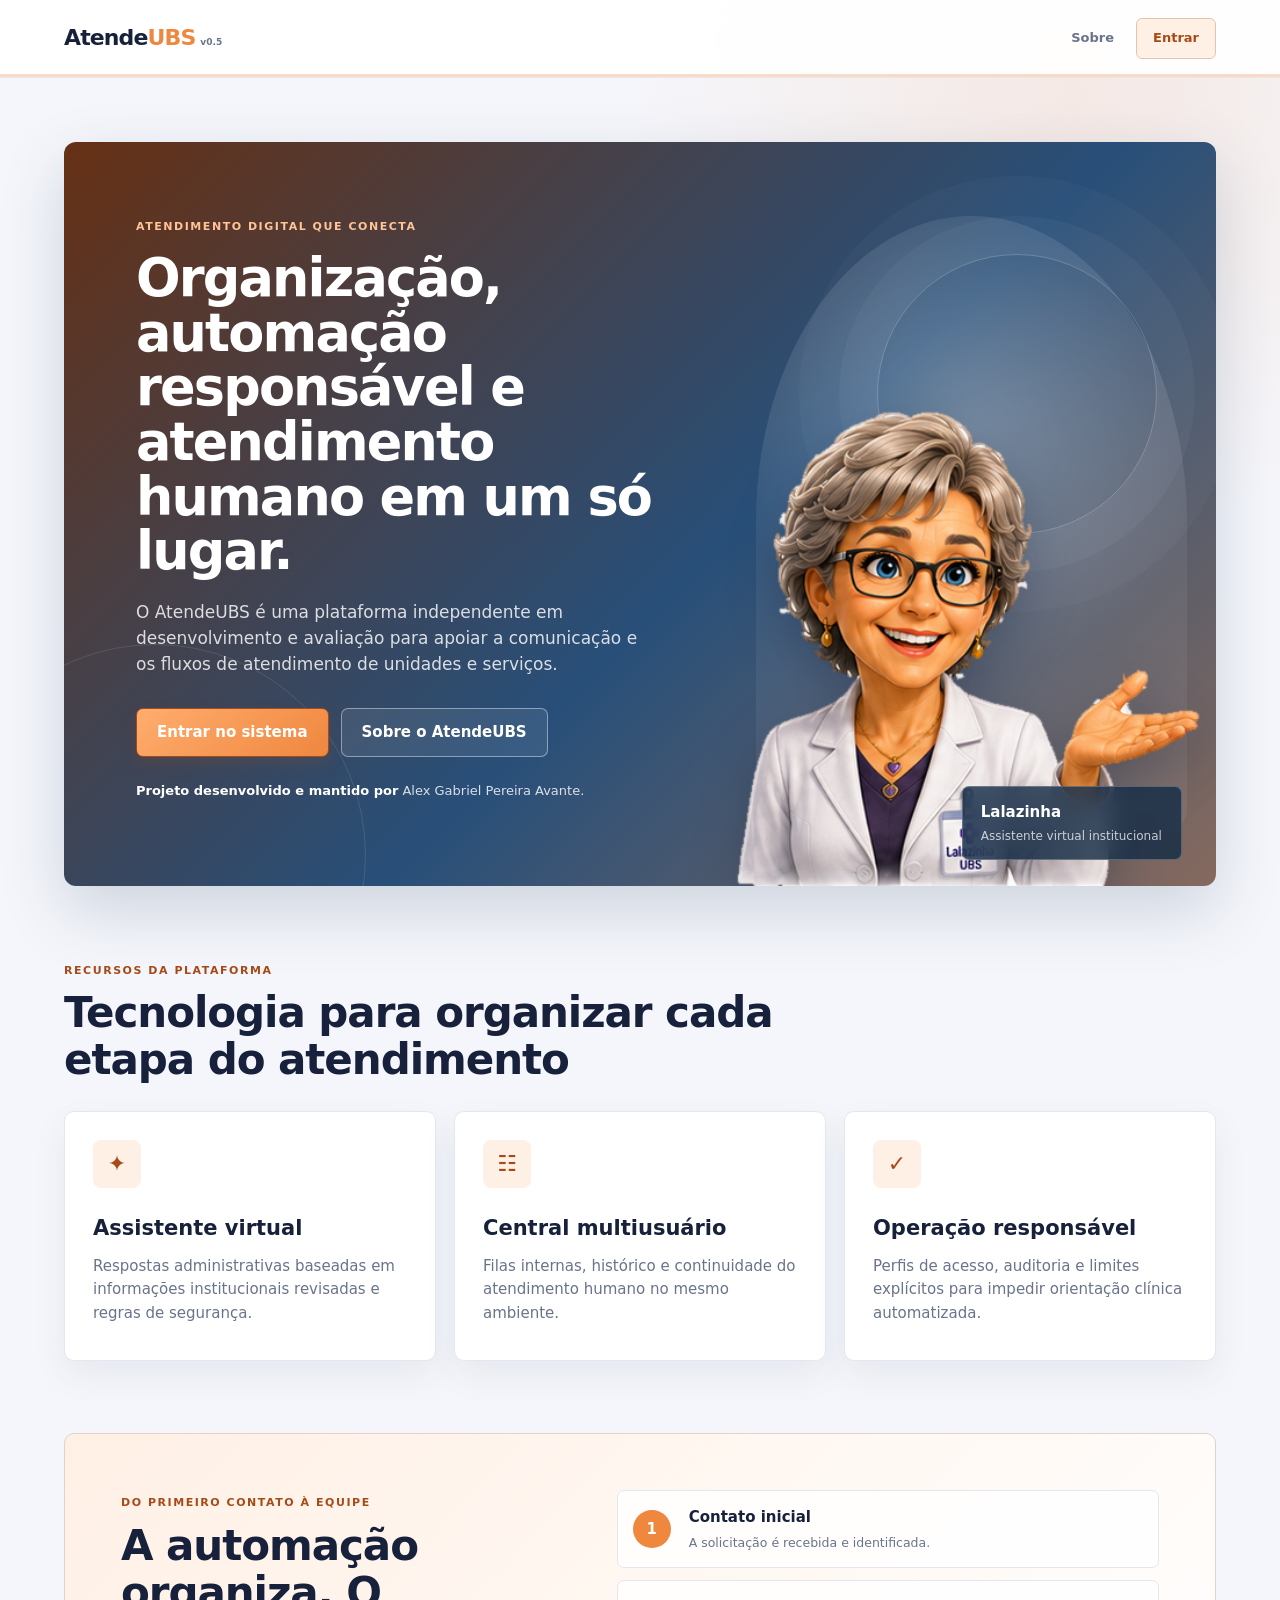
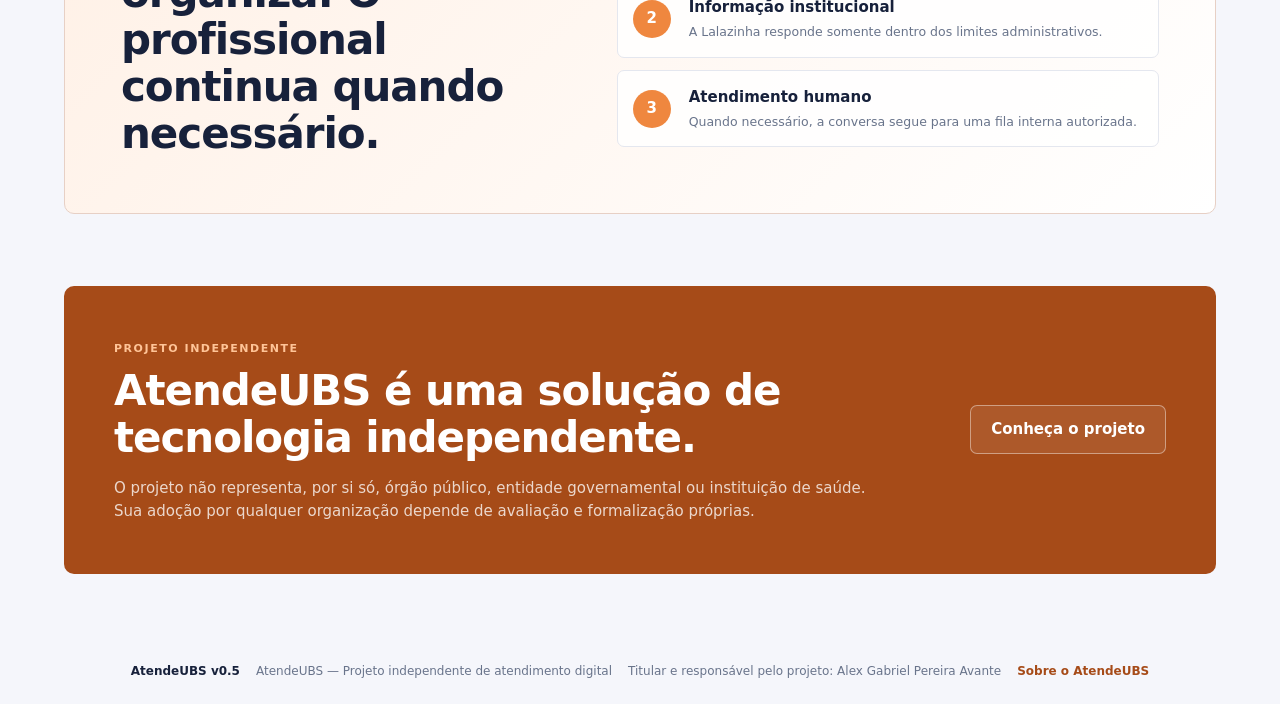
<file: index.html>
<!doctype html>
<html lang="pt-BR">
<head>
  <meta charset="utf-8">
  <meta name="viewport" content="width=device-width, initial-scale=1">
  <title>AtendeUBS | Atendimento digital organizado e humano</title>
  <meta name="description" content="Conheça o AtendeUBS, projeto independente de tecnologia desenvolvido e mantido por Alex Gabriel Pereira Avante.">
  <meta name="author" content="Alex Gabriel Pereira Avante">
  <link rel="canonical" href="https://www.atendeubs.com.br/">
  <meta property="og:title" content="AtendeUBS | Atendimento digital organizado e humano">
  <meta property="og:description" content="Projeto independente de tecnologia para organização e automação responsável de atendimentos.">
  <meta property="og:type" content="website">
  <meta property="og:url" content="https://www.atendeubs.com.br/">
  <link rel="icon" type="image/png" href="assets/lalazinha.png">
  <link rel="stylesheet" href="assets/styles.css">
  <script defer src="assets/campaign.js"></script>
</head>
<body>
  <a class="skip-link" href="#conteudo">Ir para o conteúdo principal</a>
  <header class="site-header">
    <a class="brand" href="/" aria-label="AtendeUBS — página inicial">Atende<span>UBS</span><small>v0.5</small></a>
    <nav aria-label="Navegação institucional">
      <a href="sobre.html">Sobre</a>
      <a class="login-link" href="https://api.atendeubs.com.br/login">Entrar</a>
    </nav>
  </header>

  <main id="conteudo">
    <section class="hero" aria-labelledby="hero-title">
      <div class="hero-copy">
        <span class="eyebrow">ATENDIMENTO DIGITAL QUE CONECTA</span>
        <h1 id="hero-title">Organização, automação responsável e atendimento humano em um só lugar.</h1>
        <p>O AtendeUBS é uma plataforma independente em desenvolvimento e avaliação para apoiar a comunicação e os fluxos de atendimento de unidades e serviços.</p>
        <div class="hero-actions">
          <a class="button" href="https://api.atendeubs.com.br/login">Entrar no sistema</a>
          <a class="button secondary" href="sobre.html">Sobre o AtendeUBS</a>
        </div>
        <p class="owner"><strong>Projeto desenvolvido e mantido por</strong> Alex Gabriel Pereira Avante.</p>
      </div>
      <div class="hero-visual" aria-label="Lalazinha, assistente virtual do AtendeUBS">
        <span class="orbit" aria-hidden="true"></span>
        <img src="assets/lalazinha.png" alt="Lalazinha, assistente virtual do AtendeUBS">
        <div class="assistant-card"><strong>Lalazinha</strong><span>Assistente virtual institucional</span></div>
      </div>
    </section>

    <section class="section" aria-labelledby="resources-title">
      <div class="section-heading">
        <span class="eyebrow">RECURSOS DA PLATAFORMA</span>
        <h2 id="resources-title">Tecnologia para organizar cada etapa do atendimento</h2>
      </div>
      <div class="feature-grid">
        <article class="feature-card"><span class="feature-icon" aria-hidden="true">✦</span><h3>Assistente virtual</h3><p>Respostas administrativas baseadas em informações institucionais revisadas e regras de segurança.</p></article>
        <article class="feature-card"><span class="feature-icon" aria-hidden="true">☷</span><h3>Central multiusuário</h3><p>Filas internas, histórico e continuidade do atendimento humano no mesmo ambiente.</p></article>
        <article class="feature-card"><span class="feature-icon" aria-hidden="true">✓</span><h3>Operação responsável</h3><p>Perfis de acesso, auditoria e limites explícitos para impedir orientação clínica automatizada.</p></article>
      </div>
    </section>

    <section class="flow" aria-labelledby="flow-title">
      <div><span class="eyebrow">DO PRIMEIRO CONTATO À EQUIPE</span><h2 id="flow-title">A automação organiza. O profissional continua quando necessário.</h2></div>
      <ol>
        <li><span>1</span><div><strong>Contato inicial</strong><small>A solicitação é recebida e identificada.</small></div></li>
        <li><span>2</span><div><strong>Informação institucional</strong><small>A Lalazinha responde somente dentro dos limites administrativos.</small></div></li>
        <li><span>3</span><div><strong>Atendimento humano</strong><small>Quando necessário, a conversa segue para uma fila interna autorizada.</small></div></li>
      </ol>
    </section>

    <section class="independence" aria-labelledby="independence-title">
      <div><span class="eyebrow">PROJETO INDEPENDENTE</span><h2 id="independence-title">AtendeUBS é uma solução de tecnologia independente.</h2><p>O projeto não representa, por si só, órgão público, entidade governamental ou instituição de saúde. Sua adoção por qualquer organização depende de avaliação e formalização próprias.</p></div>
      <a class="button secondary" href="sobre.html">Conheça o projeto</a>
    </section>
  </main>

  <footer>
    <strong>AtendeUBS v0.5</strong>
    <span>AtendeUBS — Projeto independente de atendimento digital</span>
    <span>Titular e responsável pelo projeto: Alex Gabriel Pereira Avante</span>
    <a href="sobre.html">Sobre o AtendeUBS</a>
  </footer>
</body>
</html>
</file>
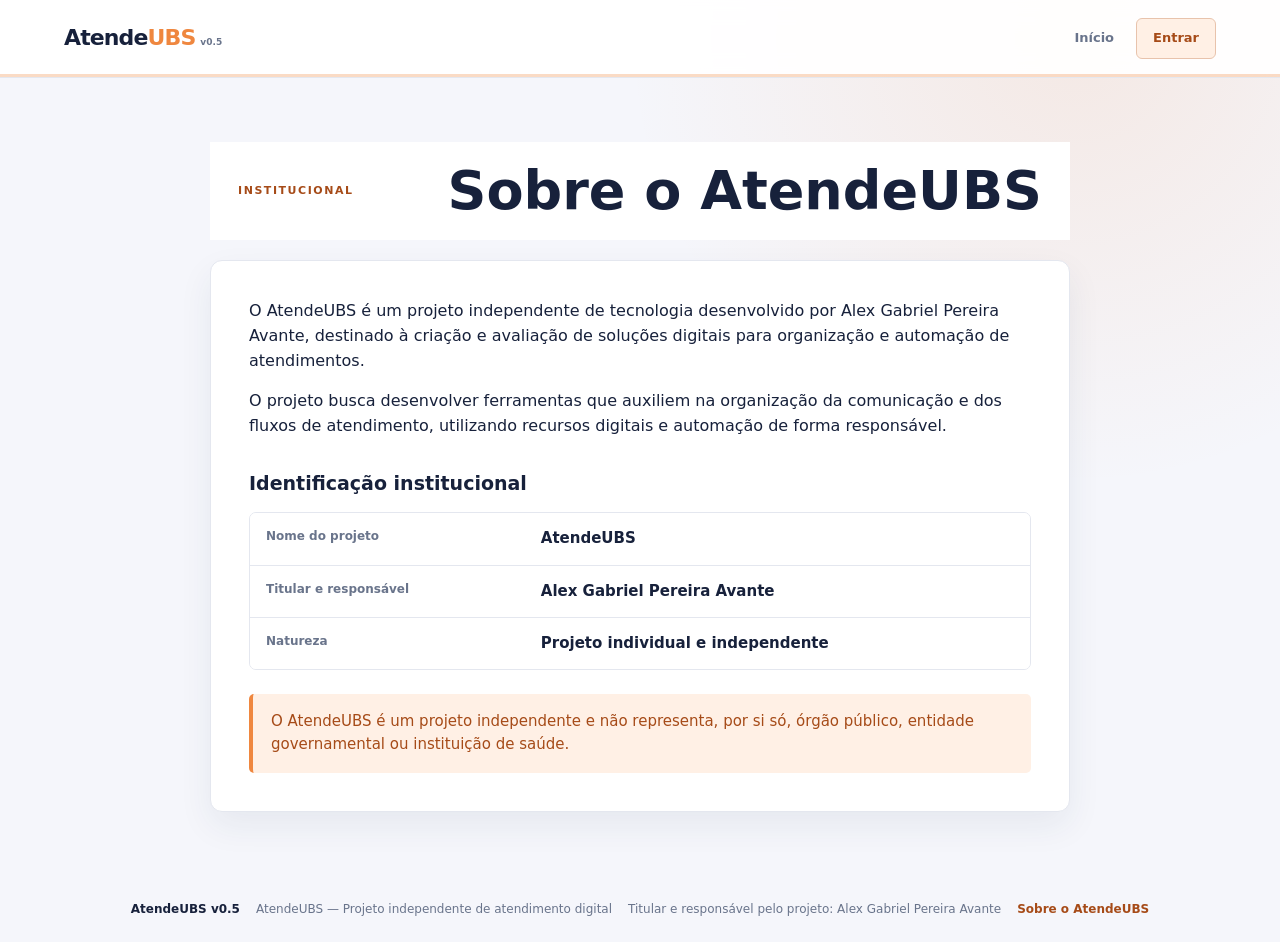
<file: sobre.html>
<!doctype html>
<html lang="pt-BR">
<head>
  <meta charset="utf-8">
  <meta name="viewport" content="width=device-width, initial-scale=1">
  <title>Sobre o AtendeUBS | AtendeUBS</title>
  <meta name="description" content="Conheça o AtendeUBS, projeto independente de tecnologia desenvolvido e mantido por Alex Gabriel Pereira Avante.">
  <meta name="author" content="Alex Gabriel Pereira Avante">
  <link rel="canonical" href="https://www.atendeubs.com.br/sobre.html">
  <link rel="icon" type="image/png" href="assets/lalazinha.png">
  <link rel="stylesheet" href="assets/styles.css">
  <script defer src="assets/campaign.js"></script>
</head>
<body>
  <a class="skip-link" href="#conteudo">Ir para o conteúdo principal</a>
  <header class="site-header">
    <a class="brand" href="/" aria-label="AtendeUBS — página inicial">Atende<span>UBS</span><small>v0.5</small></a>
    <nav aria-label="Navegação institucional"><a href="/">Início</a><a class="login-link" href="https://api.atendeubs.com.br/login">Entrar</a></nav>
  </header>
  <main id="conteudo" class="about-main">
    <section class="about-page" aria-labelledby="about-title">
      <header class="about-heading"><span class="eyebrow">INSTITUCIONAL</span><h1 id="about-title">Sobre o AtendeUBS</h1></header>
      <article class="about-card">
        <div class="about-copy">
          <p>O AtendeUBS é um projeto independente de tecnologia desenvolvido por Alex Gabriel Pereira Avante, destinado à criação e avaliação de soluções digitais para organização e automação de atendimentos.</p>
          <p>O projeto busca desenvolver ferramentas que auxiliem na organização da comunicação e dos fluxos de atendimento, utilizando recursos digitais e automação de forma responsável.</p>
        </div>
        <section class="identification" aria-labelledby="identification-title">
          <h2 id="identification-title">Identificação institucional</h2>
          <dl>
            <div><dt>Nome do projeto</dt><dd>AtendeUBS</dd></div>
            <div><dt>Titular e responsável</dt><dd>Alex Gabriel Pereira Avante</dd></div>
            <div><dt>Natureza</dt><dd>Projeto individual e independente</dd></div>
          </dl>
        </section>
        <p class="notice">O AtendeUBS é um projeto independente e não representa, por si só, órgão público, entidade governamental ou instituição de saúde.</p>
      </article>
    </section>
  </main>
  <footer>
    <strong>AtendeUBS v0.5</strong>
    <span>AtendeUBS — Projeto independente de atendimento digital</span>
    <span>Titular e responsável pelo projeto: Alex Gabriel Pereira Avante</span>
    <a href="sobre.html">Sobre o AtendeUBS</a>
  </footer>
</body>
</html>
</file>
<file: assets/styles.css>
:root {
  --ink: #17213b;
  --muted: #69748b;
  --bg: #f5f6fb;
  --surface: #fff;
  --line: #e4e7ef;
  --accent: #f5cd32;
  --accent-strong: #ffe675;
  --deep: #173a59;
  --deeper: #102b45;
  --soft: #fff9dc;
  --on-accent: #342900;
  --shadow: 0 24px 65px rgba(24,54,86,.18);
}
* { box-sizing: border-box; }
html { scroll-behavior: smooth; }
body { margin: 0; color: var(--ink); background: radial-gradient(circle at 84% 4%, color-mix(in srgb, var(--accent) 12%, transparent), transparent 28rem), var(--bg); font: 15px/1.55 Inter, ui-sans-serif, system-ui, -apple-system, BlinkMacSystemFont, "Segoe UI", sans-serif; }
a { color: inherit; }
.skip-link { position: fixed; z-index: 100; top: -60px; left: 18px; padding: 10px 14px; border-radius: 5px; color: #fff; background: var(--deep); }
.skip-link:focus { top: 12px; }
.site-header { position: sticky; z-index: 20; top: 0; display: flex; align-items: center; justify-content: space-between; height: 78px; padding: 0 max(5vw,28px); border-bottom: 1px solid var(--line); background: rgba(255,255,255,.92); backdrop-filter: blur(14px); box-shadow: inset 0 -3px 0 color-mix(in srgb, var(--accent) 30%, transparent); }
.brand { color: var(--ink); font-size: 22px; font-weight: 850; text-decoration: none; letter-spacing: -.04em; }
.brand span { color: var(--accent); }
.brand small { margin-left: 5px; color: var(--muted); font-size: 9px; letter-spacing: 0; }
nav { display: flex; align-items: center; gap: 22px; }
nav a { color: var(--muted); font-size: 13px; font-weight: 750; text-decoration: none; }
nav a:hover { color: var(--ink); }
nav .login-link { padding: 9px 16px; border: 1px solid color-mix(in srgb, var(--accent) 38%, var(--line)); border-radius: 6px; color: var(--deep); background: var(--soft); }
main { width: 100%; max-width: 1480px; margin: 0 auto; padding: clamp(24px,5vw,70px); }
.eyebrow { color: var(--deep); font-size: 11px; font-weight: 850; letter-spacing: .14em; }
.hero { position: relative; display: grid; grid-template-columns: minmax(0,1.15fr) minmax(320px,.85fr); align-items: center; min-height: 520px; overflow: hidden; border-radius: 12px; background: linear-gradient(135deg,var(--deeper),#284f79 56%,var(--accent) 150%); box-shadow: var(--shadow); }
.hero::before { content: ""; position: absolute; left: -120px; bottom: -180px; width: 420px; height: 420px; border: 1px solid rgba(255,255,255,.11); border-radius: 50%; }
.hero-copy { position: relative; z-index: 2; padding: clamp(38px,6vw,72px); color: #fff; }
.hero-copy .eyebrow,.independence .eyebrow { color: color-mix(in srgb,var(--accent-strong) 72%,white); }
.hero h1 { max-width: 720px; margin: 14px 0 20px; color: #fff; font-size: clamp(38px,4.1vw,56px); line-height: 1.04; letter-spacing: -.035em; }
.hero-copy > p { max-width: 650px; color: rgba(255,255,255,.82); font-size: 17px; }
.hero-actions { display: flex; flex-wrap: wrap; gap: 12px; margin-top: 30px; }
.button { display: inline-flex; align-items: center; justify-content: center; min-height: 48px; padding: 12px 20px; border: 1px solid var(--deep); border-radius: 7px; color: var(--on-accent); background: linear-gradient(140deg,var(--accent-strong),var(--accent)); box-shadow: 0 7px 16px color-mix(in srgb,var(--deep) 18%,transparent); font-weight: 800; text-decoration: none; }
.button:hover { transform: translateY(-1px); box-shadow: 0 10px 22px color-mix(in srgb,var(--deep) 24%,transparent); }
.hero-actions .button { min-width: 172px; }
.button.secondary { color: #fff; border-color: rgba(255,255,255,.42); background: rgba(255,255,255,.08); box-shadow: none; }
.owner { margin-top: 24px; font-size: 13px !important; }
.owner strong { color: #fff; }
.hero-visual { position: relative; align-self: stretch; min-height: 500px; }
.hero-visual::after { content: ""; position: absolute; inset: 10% 6% 8%; border-radius: 50% 50% 16px 16px; background: radial-gradient(circle at 50% 35%,rgba(255,255,255,.28),transparent 54%),rgba(255,255,255,.06); }
.hero-visual img { position: absolute; z-index: 2; right: 3%; bottom: 0; width: min(100%,470px); max-height: 96%; object-fit: contain; object-position: bottom; filter: drop-shadow(0 18px 24px rgba(10,26,49,.28)); }
.orbit { position: absolute; z-index: 1; top: 15%; right: 12%; width: 280px; height: 280px; border: 1px solid rgba(255,255,255,.22); border-radius: 50%; box-shadow: 0 0 0 38px rgba(255,255,255,.035),0 0 0 78px rgba(255,255,255,.025); }
.assistant-card { position: absolute; z-index: 3; right: 7%; bottom: 26px; min-width: 220px; padding: 14px 18px; border: 1px solid rgba(255,255,255,.24); border-radius: 7px; color: #fff; background: rgba(17,41,69,.78); backdrop-filter: blur(12px); }
.assistant-card strong,.assistant-card span { display: block; }
.assistant-card span { margin-top: 2px; color: rgba(255,255,255,.74); font-size: 12px; }
.section { margin-top: 72px; }
.section-heading { max-width: 710px; margin-bottom: 28px; }
.section-heading h2,.flow h2,.independence h2 { margin: 8px 0 0; font-size: clamp(28px,3.4vw,42px); line-height: 1.12; letter-spacing: -.025em; }
.feature-grid { display: grid; grid-template-columns: repeat(3,minmax(0,1fr)); gap: 18px; }
.feature-card { min-height: 250px; padding: 28px; border: 1px solid var(--line); border-radius: 10px; background: #fff; box-shadow: 0 14px 34px rgba(31,51,82,.07); }
.feature-icon { display: grid; place-items: center; width: 48px; height: 48px; border-radius: 8px; color: var(--deep); background: var(--soft); font-size: 22px; font-weight: 900; }
.feature-card h3 { margin: 24px 0 10px; font-size: 21px; }
.feature-card p { margin: 0; color: var(--muted); }
.flow { display: grid; grid-template-columns: minmax(0,.9fr) minmax(380px,1.1fr); gap: 52px; align-items: start; margin-top: 72px; padding: clamp(32px,5vw,56px); border: 1px solid color-mix(in srgb,var(--accent) 24%,var(--line)); border-radius: 10px; background: linear-gradient(135deg,var(--soft),#fff); }
.flow ol { display: grid; gap: 12px; margin: 0; padding: 0; list-style: none; }
.flow li { display: grid; grid-template-columns: 42px 1fr; gap: 14px; align-items: center; padding: 15px; border: 1px solid var(--line); border-radius: 7px; background: rgba(255,255,255,.86); }
.flow li > span { display: grid; place-items: center; width: 38px; height: 38px; border-radius: 50%; color: var(--on-accent); background: var(--accent); font-weight: 850; }
.flow li strong,.flow li small { display: block; }
.flow li small { margin-top: 3px; color: var(--muted); }
.independence { display: flex; align-items: center; justify-content: space-between; gap: 34px; margin-top: 72px; padding: clamp(28px,5vw,50px); border-radius: 10px; color: #fff; background: var(--deep); }
.independence > div { max-width: 780px; }
.independence h2 { color: #fff; }
.independence p { margin: 16px 0 0; color: rgba(255,255,255,.78); }
.independence .button { flex: 0 0 auto; }
footer { display: flex; flex-wrap: wrap; align-items: center; justify-content: center; gap: 4px 16px; padding: 24px; color: var(--muted); font-size: 12px; text-align: center; }
footer strong { color: var(--ink); }
footer a { color: var(--deep); font-weight: 800; text-decoration: none; }
.about-main { min-height: calc(100vh - 150px); }
.about-page { width: min(100%,860px); margin: 0 auto; }
.about-heading { display: flex; align-items: center; justify-content: space-between; gap: 20px; margin-bottom: 20px; padding: 22px 28px; background: #fff; }
.about-heading h1 { margin: 0; font-size: clamp(34px,5vw,54px); line-height: 1; }
.about-card { padding: clamp(24px,4vw,38px); border: 1px solid var(--line); border-radius: 12px; background: #fff; box-shadow: 0 14px 34px rgba(31,51,82,.07); }
.about-copy { color: var(--ink); font-size: 16px; }
.about-copy p { margin: 0 0 16px; }
.identification { margin-top: 30px; }
.identification h2 { margin: 0 0 14px; font-size: 19px; }
.identification dl { margin: 0; overflow: hidden; border: 1px solid var(--line); border-radius: 7px; }
.identification dl > div { display: grid; grid-template-columns: minmax(150px,.7fr) 1.3fr; gap: 20px; padding: 14px 16px; background: #fff; }
.identification dl > div + div { border-top: 1px solid var(--line); }
.identification dt { color: var(--muted); font-size: 12px; font-weight: 750; }
.identification dd { margin: 0; color: var(--ink); font-weight: 750; }
.notice { margin: 24px 0 0; padding: 16px 18px; border-left: 4px solid var(--accent); border-radius: 5px; color: var(--deep); background: var(--soft); }
@media (max-width: 920px) {
  .hero { grid-template-columns: 1fr .72fr; }
  .hero-copy { padding: 44px 36px; }
  .hero h1 { font-size: 44px; }
  .hero-visual img { right: -12%; width: 440px; max-width: none; }
  .feature-grid,.flow { grid-template-columns: 1fr; }
  .feature-card { min-height: auto; }
  .flow { gap: 28px; }
}
@media (max-width: 640px) {
  .site-header { height: 68px; padding: 0 18px; }
  nav { gap: 12px; }
  nav > a:first-child { display: none; }
  main { padding: 26px 14px 38px; }
  .hero { display: flex; min-height: auto; flex-direction: column; }
  .hero-copy { padding: 34px 24px 16px; }
  .hero h1 { font-size: clamp(34px,11vw,46px); }
  .hero-actions { align-items: stretch; flex-direction: column; }
  .hero-actions .button { width: 100%; }
  .hero-visual { width: 100%; min-height: 390px; }
  .hero-visual img { right: 50%; width: min(100%,390px); transform: translateX(50%); }
  .assistant-card { right: 18px; bottom: 18px; min-width: 200px; }
  .section,.flow,.independence { margin-top: 48px; }
  .feature-grid { grid-template-columns: 1fr; }
  .flow { grid-template-columns: 1fr; padding: 26px 20px; }
  .independence { align-items: stretch; flex-direction: column; }
  .independence .button { width: 100%; }
  footer { display: grid; justify-items: center; gap: 5px; }
  .about-heading { align-items: flex-start; flex-direction: column; padding: 20px; }
  .identification dl > div { grid-template-columns: 1fr; gap: 3px; }
}
@media (prefers-reduced-motion: reduce) { *,*::before,*::after { scroll-behavior: auto !important; transition: none !important; } }
</file>
